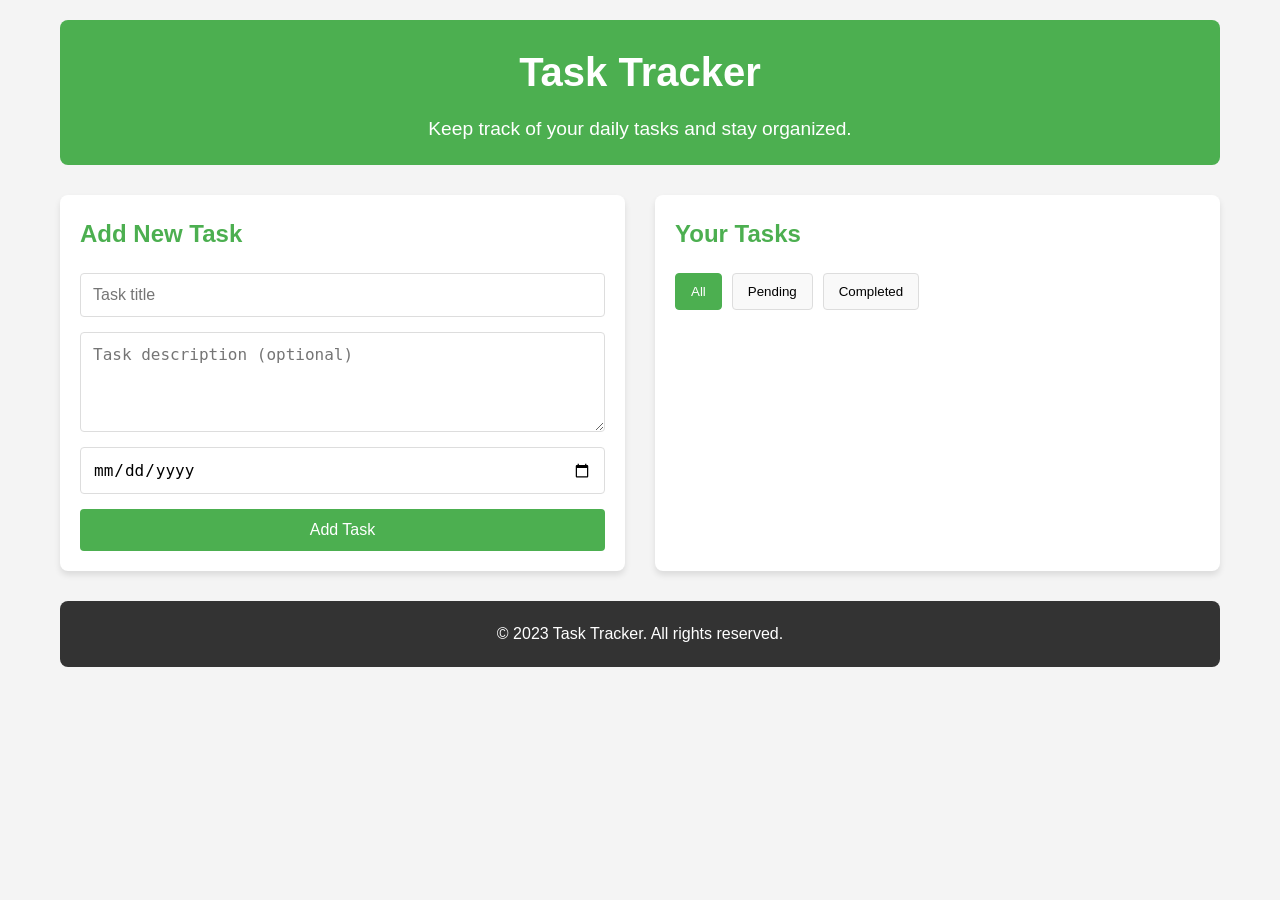
<file: tmp/code_output/multi_file_2032297950712999936/index.html>
<!DOCTYPE html>
<html lang="en">
<head>
    <meta charset="UTF-8">
    <meta name="viewport" content="width=device-width, initial-scale=1.0">
    <title>Task Tracker</title>
    <link rel="stylesheet" href="style.css">
</head>
<body>
    <header>
        <h1>Task Tracker</h1>
        <p>Keep track of your daily tasks and stay organized.</p>
    </header>
    <main>
        <section class="task-input">
            <h2>Add New Task</h2>
            <form id="taskForm">
                <input type="text" id="taskTitle" placeholder="Task title" required>
                <textarea id="taskDescription" placeholder="Task description (optional)"></textarea>
                <input type="date" id="taskDueDate" required>
                <button type="submit">Add Task</button>
            </form>
        </section>
        <section class="task-list">
            <h2>Your Tasks</h2>
            <div class="filter-controls">
                <button class="filter-btn active" data-filter="all">All</button>
                <button class="filter-btn" data-filter="pending">Pending</button>
                <button class="filter-btn" data-filter="completed">Completed</button>
            </div>
            <ul id="taskList">
                <!-- Tasks will be dynamically added here -->
            </ul>
        </section>
    </main>
    <footer>
        <p>&copy; 2023 Task Tracker. All rights reserved.</p>
    </footer>
    <script src="script.js"></script>
</body>
</html>
</file>
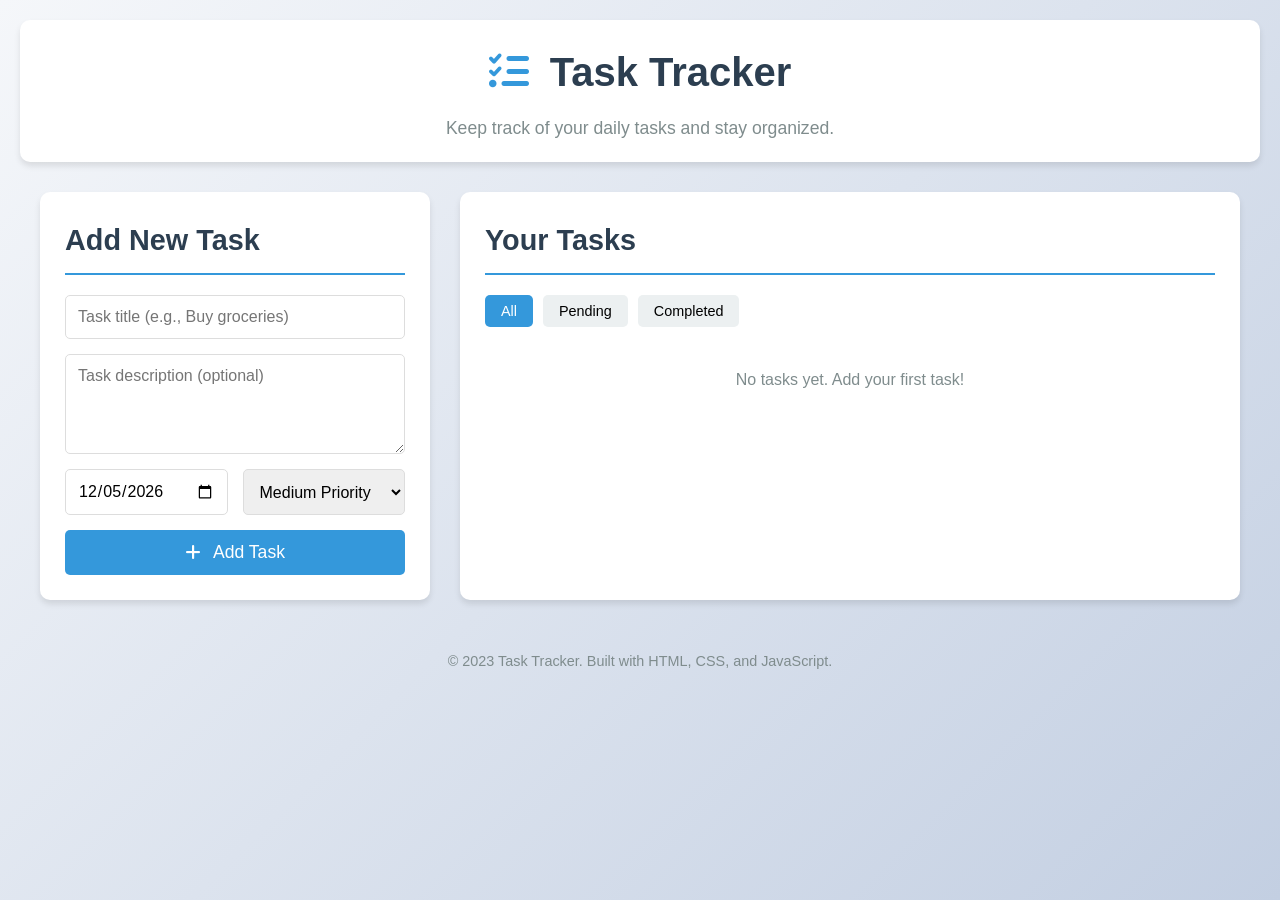
<file: tmp/code_output/multi_file_2032298001577279488/index.html>
<!DOCTYPE html>
<html lang="en">
<head>
    <meta charset="UTF-8">
    <meta name="viewport" content="width=device-width, initial-scale=1.0">
    <title>Task Tracker</title>
    <link rel="stylesheet" href="style.css">
    <link rel="stylesheet" href="https://cdnjs.cloudflare.com/ajax/libs/font-awesome/6.4.0/css/all.min.css">
</head>
<body>
    <header>
        <h1><i class="fas fa-tasks"></i> Task Tracker</h1>
        <p>Keep track of your daily tasks and stay organized.</p>
    </header>
    <main>
        <section class="task-form">
            <h2>Add New Task</h2>
            <form id="taskForm">
                <input type="text" id="taskTitle" placeholder="Task title (e.g., Buy groceries)" required>
                <textarea id="taskDescription" placeholder="Task description (optional)"></textarea>
                <div class="form-row">
                    <input type="date" id="taskDueDate">
                    <select id="taskPriority">
                        <option value="low">Low Priority</option>
                        <option value="medium" selected>Medium Priority</option>
                        <option value="high">High Priority</option>
                    </select>
                </div>
                <button type="submit"><i class="fas fa-plus"></i> Add Task</button>
            </form>
        </section>
        <section class="task-list">
            <h2>Your Tasks</h2>
            <div class="filters">
                <button class="filter-btn active" data-filter="all">All</button>
                <button class="filter-btn" data-filter="pending">Pending</button>
                <button class="filter-btn" data-filter="completed">Completed</button>
            </div>
            <ul id="taskList">
                <!-- Tasks will be dynamically added here -->
            </ul>
        </section>
    </main>
    <footer>
        <p>&copy; 2023 Task Tracker. Built with HTML, CSS, and JavaScript.</p>
    </footer>
    <script src="script.js"></script>
</body>
</html>
</file>
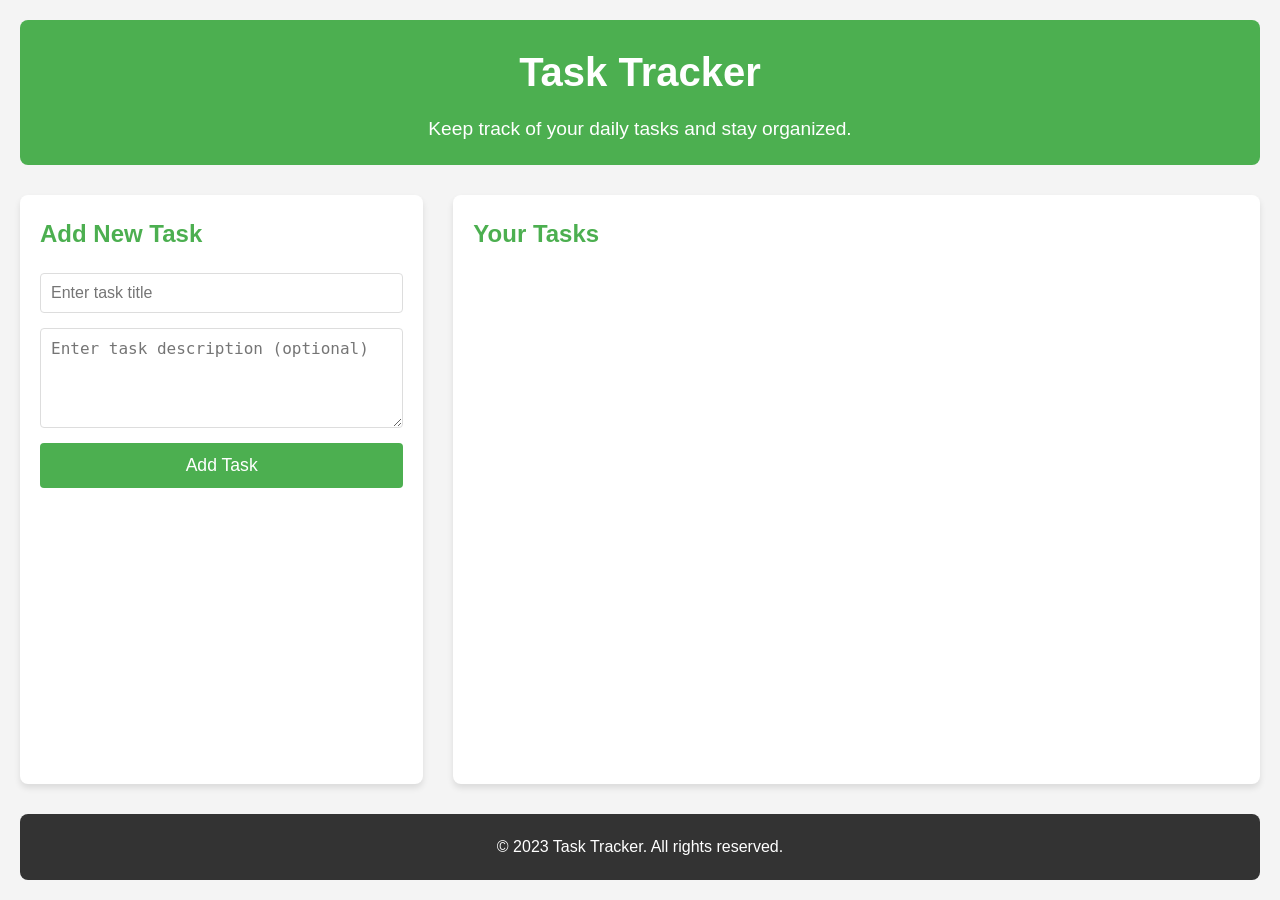
<file: tmp/code_output/multi_file_2032298246134595584/index.html>
<!DOCTYPE html>
<html lang="en">
<head>
    <meta charset="UTF-8">
    <meta name="viewport" content="width=device-width, initial-scale=1.0">
    <title>Task Tracker</title>
    <link rel="stylesheet" href="style.css">
</head>
<body>
    <header>
        <h1>Task Tracker</h1>
        <p>Keep track of your daily tasks and stay organized.</p>
    </header>
    <main>
        <section class="task-input">
            <h2>Add New Task</h2>
            <form id="task-form">
                <input type="text" id="task-title" placeholder="Enter task title" required>
                <textarea id="task-description" placeholder="Enter task description (optional)"></textarea>
                <button type="submit">Add Task</button>
            </form>
        </section>
        <section class="task-list">
            <h2>Your Tasks</h2>
            <div id="tasks-container">
                <!-- Tasks will be dynamically added here -->
            </div>
        </section>
    </main>
    <footer>
        <p>&copy; 2023 Task Tracker. All rights reserved.</p>
    </footer>
    <script src="script.js"></script>
</body>
</html>
</file>
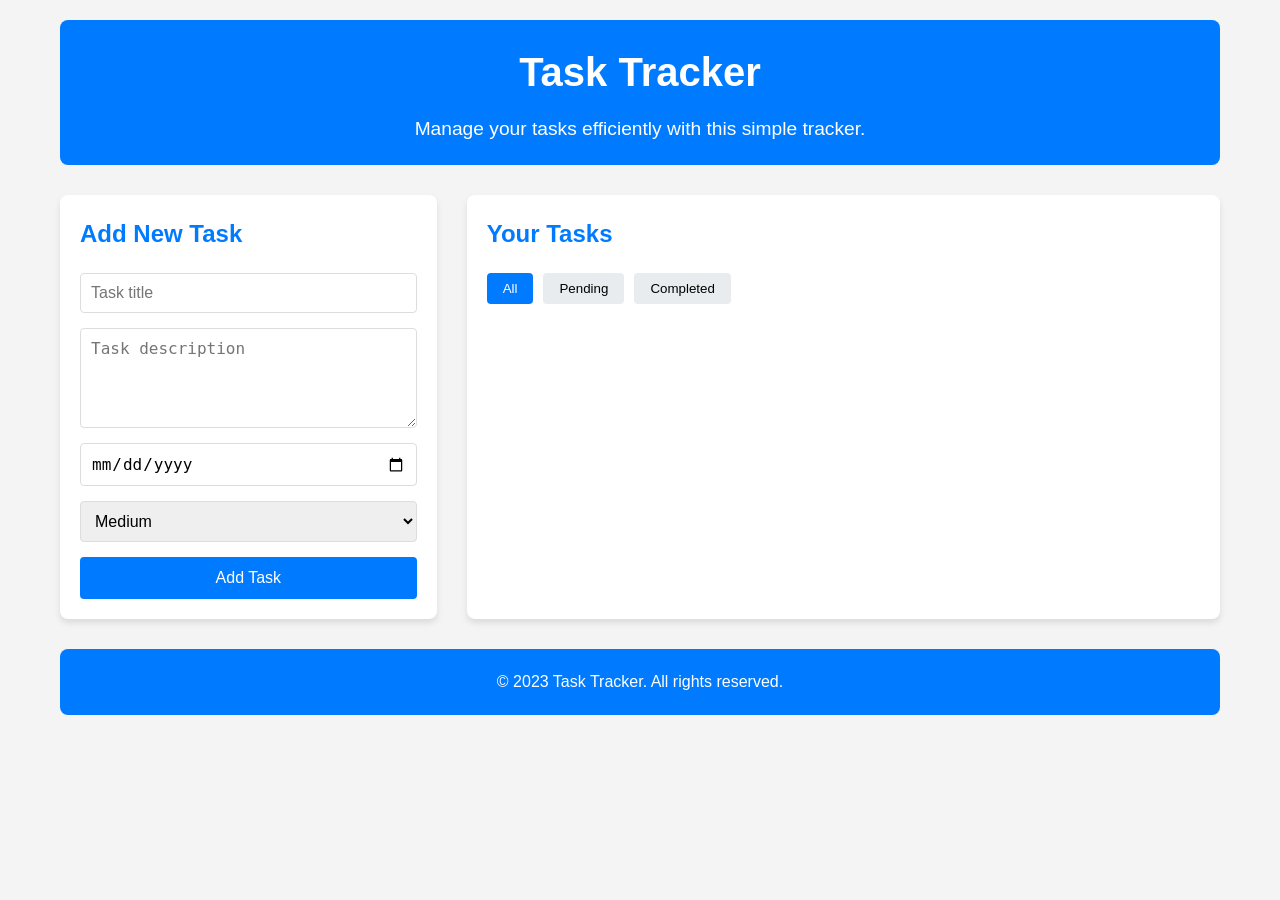
<file: tmp/code_output/multi_file_2032298372819333120/index.html>
<!DOCTYPE html>
<html lang="en">
<head>
    <meta charset="UTF-8">
    <meta name="viewport" content="width=device-width, initial-scale=1.0">
    <title>Task Tracker</title>
    <link rel="stylesheet" href="style.css">
</head>
<body>
    <header>
        <h1>Task Tracker</h1>
        <p>Manage your tasks efficiently with this simple tracker.</p>
    </header>
    <main>
        <section class="task-form">
            <h2>Add New Task</h2>
            <form id="taskForm">
                <input type="text" id="taskTitle" placeholder="Task title" required>
                <textarea id="taskDescription" placeholder="Task description"></textarea>
                <input type="date" id="taskDueDate" required>
                <select id="taskPriority">
                    <option value="low">Low</option>
                    <option value="medium" selected>Medium</option>
                    <option value="high">High</option>
                </select>
                <button type="submit">Add Task</button>
            </form>
        </section>
        <section class="task-list">
            <h2>Your Tasks</h2>
            <div class="filters">
                <button class="filter-btn active" data-filter="all">All</button>
                <button class="filter-btn" data-filter="pending">Pending</button>
                <button class="filter-btn" data-filter="completed">Completed</button>
            </div>
            <ul id="tasksContainer">
                <!-- Tasks will be dynamically inserted here -->
            </ul>
        </section>
    </main>
    <footer>
        <p>&copy; 2023 Task Tracker. All rights reserved.</p>
    </footer>
    <script src="script.js"></script>
</body>
</html>
</file>
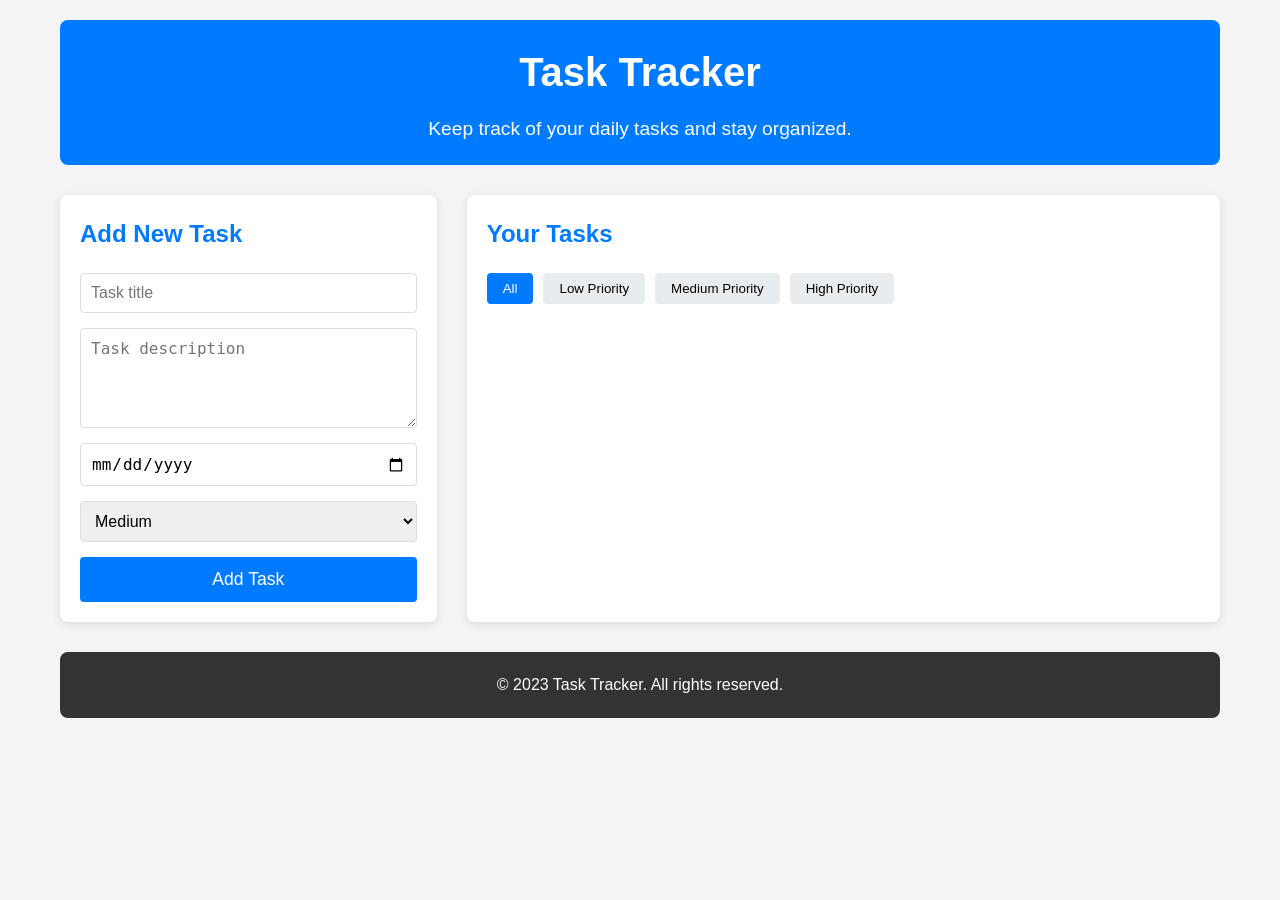
<file: tmp/code_output/multi_file_2032298498619199488/index.html>
<!DOCTYPE html>
<html lang="en">
<head>
    <meta charset="UTF-8">
    <meta name="viewport" content="width=device-width, initial-scale=1.0">
    <title>Task Tracker</title>
    <link rel="stylesheet" href="style.css">
</head>
<body>
    <header>
        <h1>Task Tracker</h1>
        <p>Keep track of your daily tasks and stay organized.</p>
    </header>
    <main>
        <section class="task-form">
            <h2>Add New Task</h2>
            <form id="taskForm">
                <input type="text" id="taskTitle" placeholder="Task title" required>
                <textarea id="taskDescription" placeholder="Task description"></textarea>
                <input type="date" id="taskDueDate" required>
                <select id="taskPriority">
                    <option value="low">Low</option>
                    <option value="medium" selected>Medium</option>
                    <option value="high">High</option>
                </select>
                <button type="submit">Add Task</button>
            </form>
        </section>
        <section class="task-list">
            <h2>Your Tasks</h2>
            <div class="filters">
                <button class="filter-btn active" data-filter="all">All</button>
                <button class="filter-btn" data-filter="low">Low Priority</button>
                <button class="filter-btn" data-filter="medium">Medium Priority</button>
                <button class="filter-btn" data-filter="high">High Priority</button>
            </div>
            <div id="tasksContainer">
                <!-- Tasks will be dynamically added here -->
            </div>
        </section>
    </main>
    <footer>
        <p>&copy; 2023 Task Tracker. All rights reserved.</p>
    </footer>
    <script src="script.js"></script>
</body>
</html>
</file>
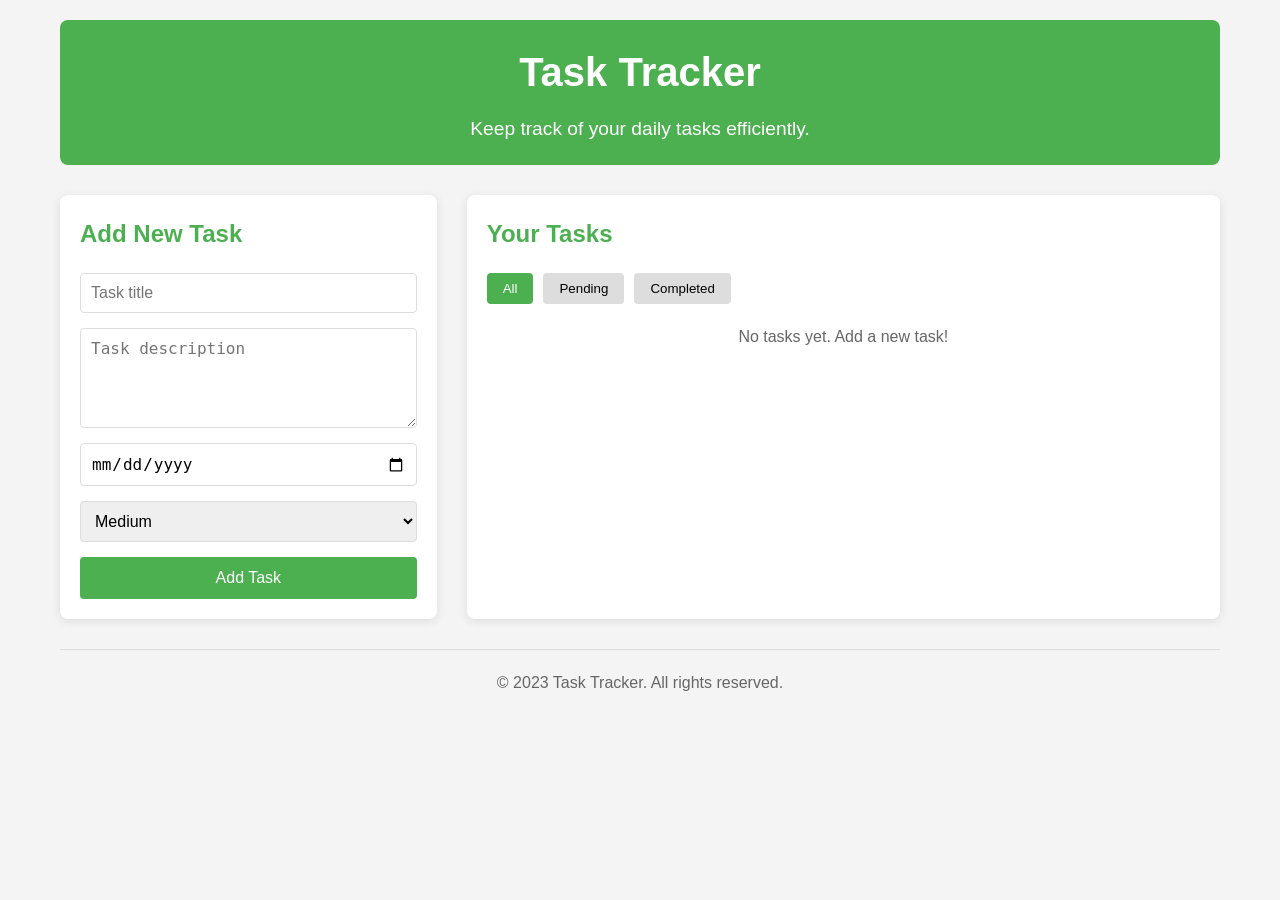
<file: tmp/code_output/multi_file_2032298565941981184/index.html>
<!DOCTYPE html>
<html lang="en">
<head>
    <meta charset="UTF-8">
    <meta name="viewport" content="width=device-width, initial-scale=1.0">
    <title>Task Tracker</title>
    <link rel="stylesheet" href="style.css">
</head>
<body>
    <header>
        <h1>Task Tracker</h1>
        <p>Keep track of your daily tasks efficiently.</p>
    </header>
    <main>
        <section class="task-form">
            <h2>Add New Task</h2>
            <form id="taskForm">
                <input type="text" id="taskTitle" placeholder="Task title" required>
                <textarea id="taskDescription" placeholder="Task description"></textarea>
                <input type="date" id="taskDueDate" required>
                <select id="taskPriority">
                    <option value="low">Low</option>
                    <option value="medium" selected>Medium</option>
                    <option value="high">High</option>
                </select>
                <button type="submit">Add Task</button>
            </form>
        </section>
        <section class="task-list">
            <h2>Your Tasks</h2>
            <div class="filters">
                <button class="filter-btn active" data-filter="all">All</button>
                <button class="filter-btn" data-filter="pending">Pending</button>
                <button class="filter-btn" data-filter="completed">Completed</button>
            </div>
            <div id="tasksContainer">
                <!-- Tasks will be dynamically inserted here -->
            </div>
        </section>
    </main>
    <footer>
        <p>&copy; 2023 Task Tracker. All rights reserved.</p>
    </footer>
    <script src="script.js"></script>
</body>
</html>
</file>
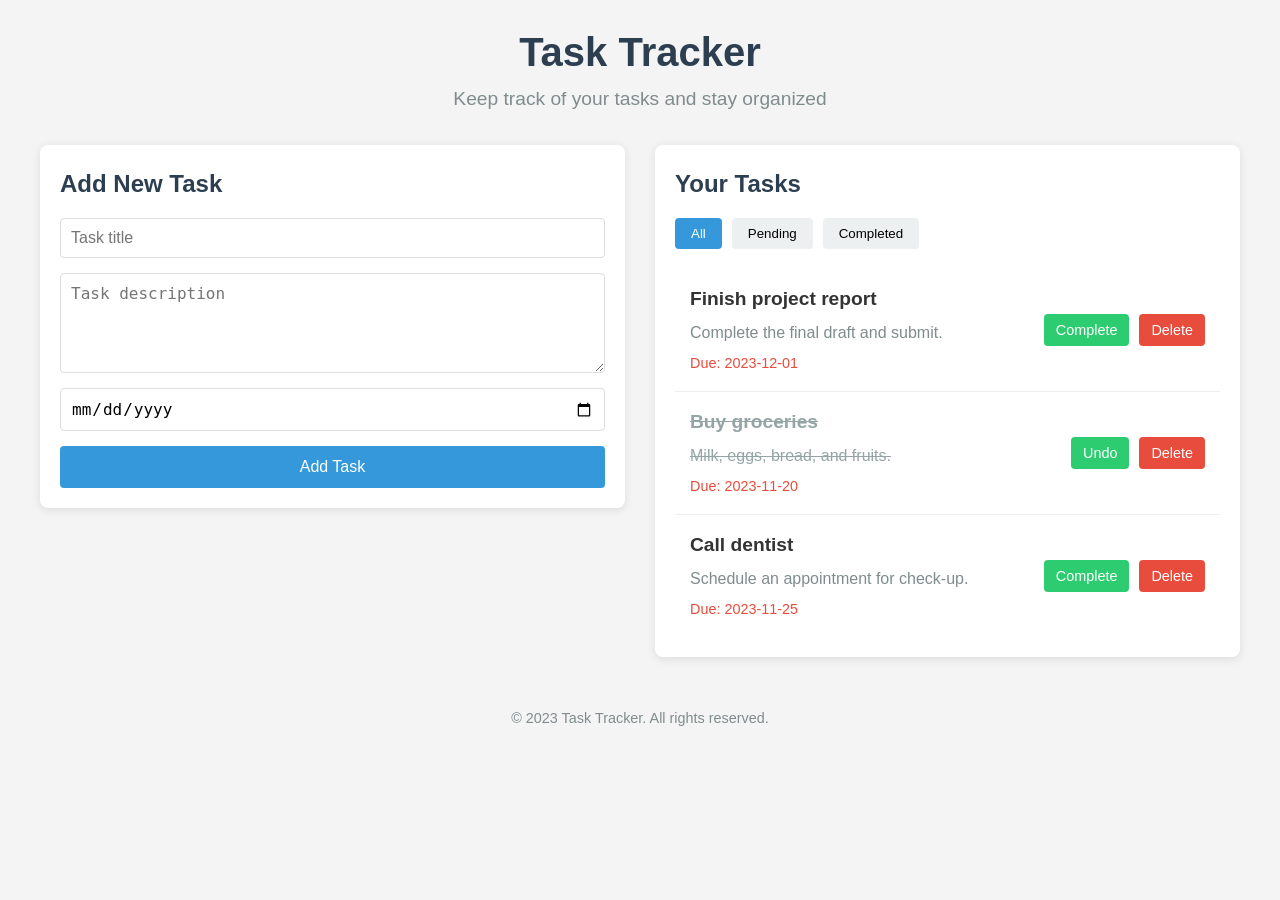
<file: tmp/code_output/multi_file_2032299208060510208/index.html>
<!DOCTYPE html>
<html lang="en">
<head>
    <meta charset="UTF-8">
    <meta name="viewport" content="width=device-width, initial-scale=1.0">
    <title>Task Tracker</title>
    <link rel="stylesheet" href="style.css">
</head>
<body>
    <header>
        <h1>Task Tracker</h1>
        <p>Keep track of your tasks and stay organized</p>
    </header>
    <main>
        <section class="task-form">
            <h2>Add New Task</h2>
            <form id="taskForm">
                <input type="text" id="taskTitle" placeholder="Task title" required>
                <textarea id="taskDescription" placeholder="Task description"></textarea>
                <input type="date" id="taskDueDate">
                <button type="submit">Add Task</button>
            </form>
        </section>
        <section class="task-list">
            <h2>Your Tasks</h2>
            <div class="filter-controls">
                <button class="filter-btn active" data-filter="all">All</button>
                <button class="filter-btn" data-filter="pending">Pending</button>
                <button class="filter-btn" data-filter="completed">Completed</button>
            </div>
            <ul id="taskList">
                <!-- Tasks will be dynamically added here -->
            </ul>
        </section>
    </main>
    <footer>
        <p>&copy; 2023 Task Tracker. All rights reserved.</p>
    </footer>
    <script src="script.js"></script>
</body>
</html>
</file>
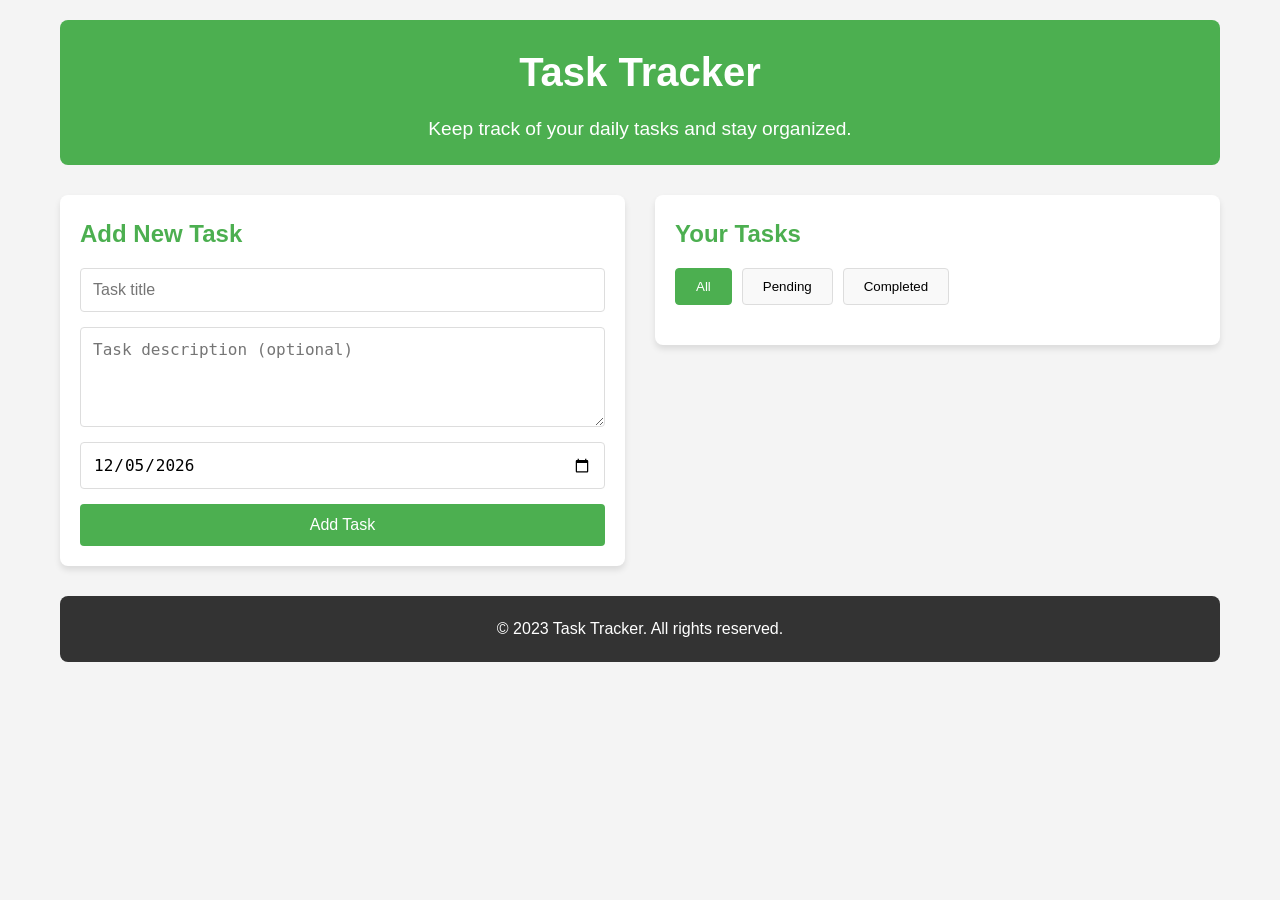
<file: tmp/code_output/multi_file_2032356408535547904/index.html>
<!DOCTYPE html>
<html lang="en">
<head>
    <meta charset="UTF-8">
    <meta name="viewport" content="width=device-width, initial-scale=1.0">
    <title>Task Tracker</title>
    <link rel="stylesheet" href="style.css">
</head>
<body>
    <header>
        <h1>Task Tracker</h1>
        <p>Keep track of your daily tasks and stay organized.</p>
    </header>
    <main>
        <section class="task-input">
            <h2>Add New Task</h2>
            <form id="task-form">
                <input type="text" id="task-title" placeholder="Task title" required>
                <textarea id="task-description" placeholder="Task description (optional)"></textarea>
                <input type="date" id="task-due" required>
                <button type="submit">Add Task</button>
            </form>
        </section>
        <section class="task-list">
            <h2>Your Tasks</h2>
            <div class="filter-controls">
                <button class="filter-btn active" data-filter="all">All</button>
                <button class="filter-btn" data-filter="pending">Pending</button>
                <button class="filter-btn" data-filter="completed">Completed</button>
            </div>
            <ul id="tasks-container">
                <!-- Tasks will be dynamically inserted here -->
            </ul>
        </section>
    </main>
    <footer>
        <p>© 2023 Task Tracker. All rights reserved.</p>
    </footer>
    <script src="script.js"></script>
</body>
</html>
</file>
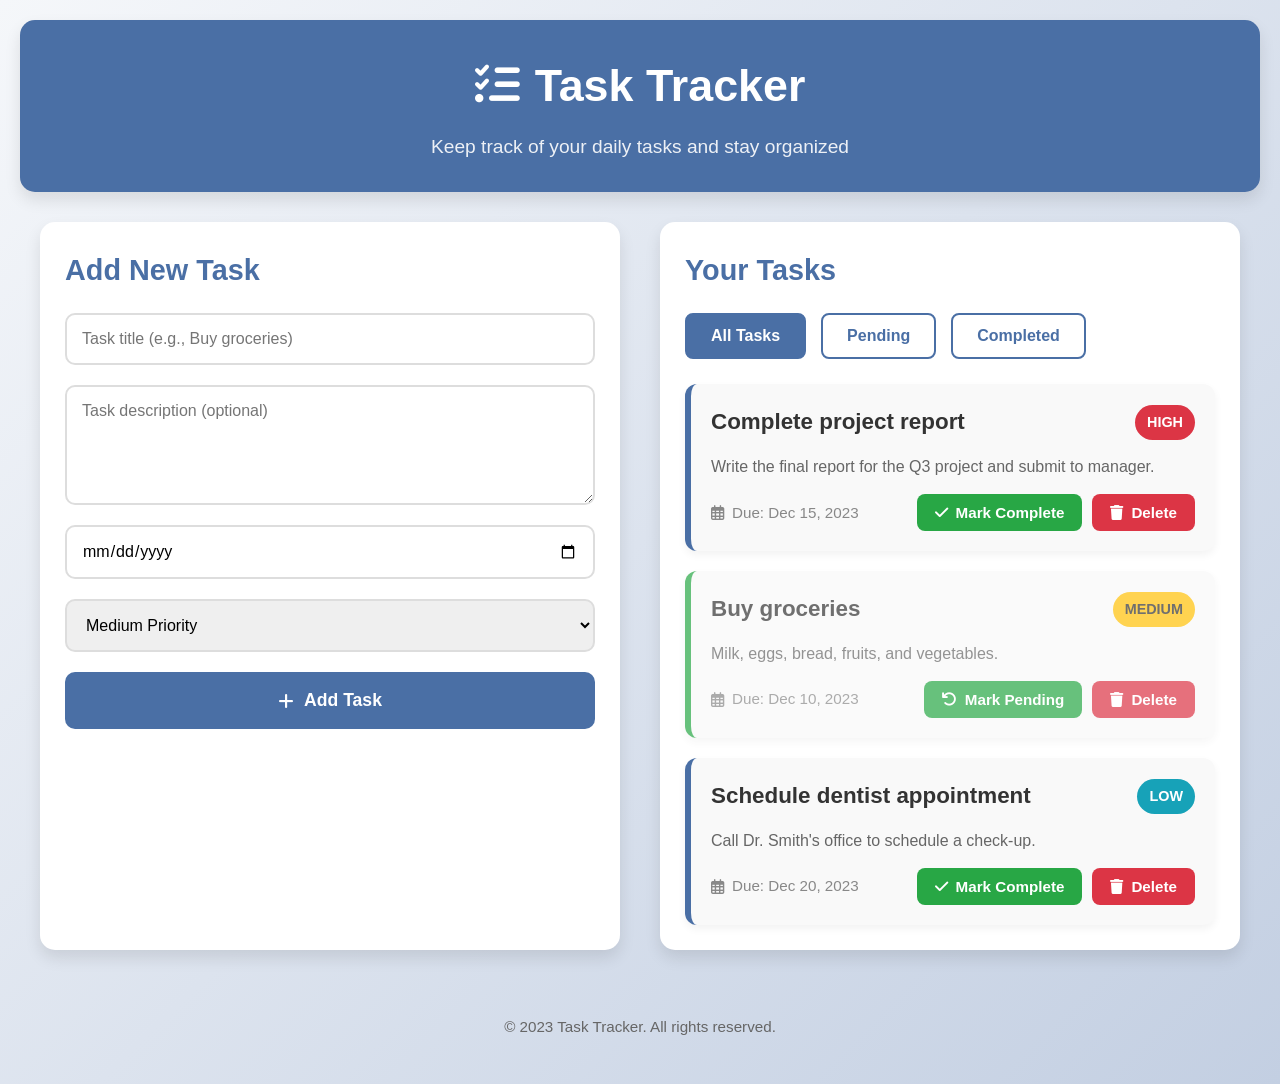
<file: tmp/code_output/multi_file_2032360923628433408/index.html>
<!DOCTYPE html>
<html lang="en">
<head>
    <meta charset="UTF-8">
    <meta name="viewport" content="width=device-width, initial-scale=1.0">
    <title>Task Tracker</title>
    <link rel="stylesheet" href="style.css">
    <link rel="stylesheet" href="https://cdnjs.cloudflare.com/ajax/libs/font-awesome/6.4.0/css/all.min.css">
</head>
<body>
    <header>
        <h1><i class="fas fa-tasks"></i> Task Tracker</h1>
        <p>Keep track of your daily tasks and stay organized</p>
    </header>

    <main>
        <section class="task-input">
            <h2>Add New Task</h2>
            <form id="taskForm">
                <input type="text" id="taskTitle" placeholder="Task title (e.g., Buy groceries)" required>
                <textarea id="taskDescription" placeholder="Task description (optional)"></textarea>
                <input type="date" id="taskDueDate" required>
                <select id="taskPriority">
                    <option value="low">Low Priority</option>
                    <option value="medium" selected>Medium Priority</option>
                    <option value="high">High Priority</option>
                </select>
                <button type="submit"><i class="fas fa-plus"></i> Add Task</button>
            </form>
        </section>

        <section class="task-list">
            <h2>Your Tasks</h2>
            <div class="filters">
                <button class="filter-btn active" data-filter="all">All Tasks</button>
                <button class="filter-btn" data-filter="pending">Pending</button>
                <button class="filter-btn" data-filter="completed">Completed</button>
            </div>
            <div id="tasksContainer">
                <!-- Tasks will be dynamically inserted here -->
            </div>
        </section>
    </main>

    <footer>
        <p>&copy; 2023 Task Tracker. All rights reserved.</p>
    </footer>

    <script src="script.js"></script>
</body>
</html>
</file>
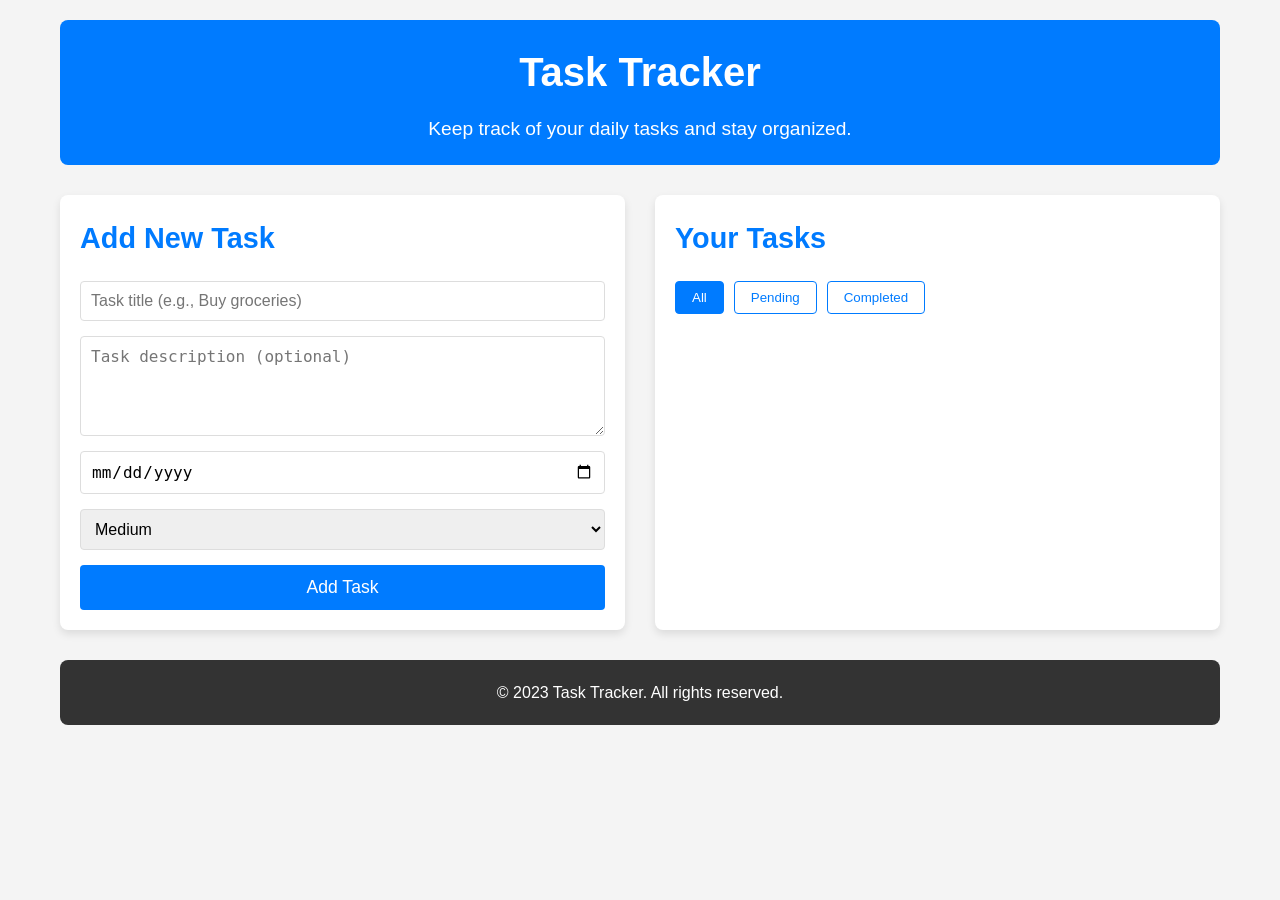
<file: tmp/code_output/multi_file_2032362949703757824/index.html>
<!DOCTYPE html>
<html lang="en">
<head>
    <meta charset="UTF-8">
    <meta name="viewport" content="width=device-width, initial-scale=1.0">
    <title>Task Tracker</title>
    <link rel="stylesheet" href="style.css">
</head>
<body>
    <header>
        <h1>Task Tracker</h1>
        <p>Keep track of your daily tasks and stay organized.</p>
    </header>
    <main>
        <section class="task-form">
            <h2>Add New Task</h2>
            <form id="taskForm">
                <input type="text" id="taskTitle" placeholder="Task title (e.g., Buy groceries)" required>
                <textarea id="taskDescription" placeholder="Task description (optional)"></textarea>
                <input type="date" id="taskDueDate" required>
                <select id="taskPriority">
                    <option value="low">Low</option>
                    <option value="medium" selected>Medium</option>
                    <option value="high">High</option>
                </select>
                <button type="submit">Add Task</button>
            </form>
        </section>
        <section class="task-list">
            <h2>Your Tasks</h2>
            <div class="filters">
                <button class="filter-btn active" data-filter="all">All</button>
                <button class="filter-btn" data-filter="pending">Pending</button>
                <button class="filter-btn" data-filter="completed">Completed</button>
            </div>
            <ul id="taskList">
                <!-- Tasks will be dynamically added here -->
            </ul>
        </section>
    </main>
    <footer>
        <p>&copy; 2023 Task Tracker. All rights reserved.</p>
    </footer>
    <script src="script.js"></script>
</body>
</html>
</file>
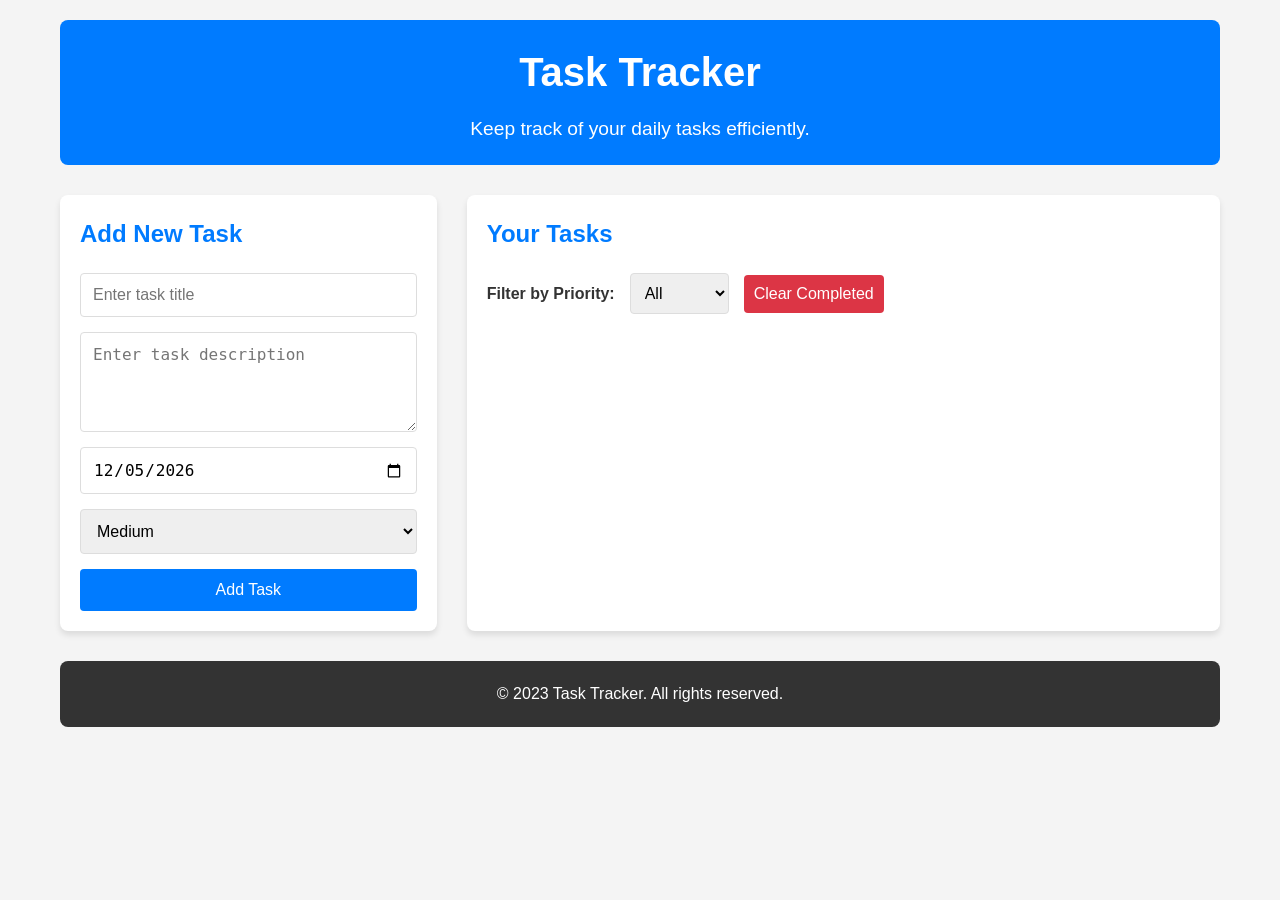
<file: tmp/code_output/multi_file_2032366400391114752/index.html>
<!DOCTYPE html>
<html lang="en">
<head>
    <meta charset="UTF-8">
    <meta name="viewport" content="width=device-width, initial-scale=1.0">
    <title>Task Tracker</title>
    <link rel="stylesheet" href="style.css">
</head>
<body>
    <header>
        <h1>Task Tracker</h1>
        <p>Keep track of your daily tasks efficiently.</p>
    </header>
    <main>
        <section class="task-input">
            <h2>Add New Task</h2>
            <form id="taskForm">
                <input type="text" id="taskTitle" placeholder="Enter task title" required>
                <textarea id="taskDescription" placeholder="Enter task description"></textarea>
                <input type="date" id="taskDueDate" required>
                <select id="taskPriority">
                    <option value="low">Low</option>
                    <option value="medium" selected>Medium</option>
                    <option value="high">High</option>
                </select>
                <button type="submit">Add Task</button>
            </form>
        </section>
        <section class="task-list">
            <h2>Your Tasks</h2>
            <div class="filter-controls">
                <label for="filterPriority">Filter by Priority:</label>
                <select id="filterPriority">
                    <option value="all">All</option>
                    <option value="low">Low</option>
                    <option value="medium">Medium</option>
                    <option value="high">High</option>
                </select>
                <button id="clearCompleted">Clear Completed</button>
            </div>
            <ul id="taskList">
                <!-- Tasks will be dynamically added here -->
            </ul>
        </section>
    </main>
    <footer>
        <p>&copy; 2023 Task Tracker. All rights reserved.</p>
    </footer>
    <script src="script.js"></script>
</body>
</html>
</file>
<file: tmp/code_output/multi_file_2032297950712999936/style.css>
/* Reset and base styles */
* {
    margin: 0;
    padding: 0;
    box-sizing: border-box;
}

body {
    font-family: Arial, sans-serif;
    line-height: 1.6;
    background-color: #f4f4f4;
    color: #333;
    padding: 20px;
    max-width: 1200px;
    margin: 0 auto;
}

/* Header styles */
header {
    text-align: center;
    margin-bottom: 30px;
    padding: 20px;
    background-color: #4CAF50;
    color: white;
    border-radius: 8px;
}

header h1 {
    font-size: 2.5rem;
    margin-bottom: 10px;
}

header p {
    font-size: 1.2rem;
}

/* Main layout using Flexbox for responsiveness */
main {
    display: flex;
    flex-direction: column;
    gap: 30px;
}

@media (min-width: 768px) {
    main {
        flex-direction: row;
    }
    .task-input, .task-list {
        flex: 1;
    }
}

/* Task input section */
.task-input {
    background-color: white;
    padding: 20px;
    border-radius: 8px;
    box-shadow: 0 4px 6px rgba(0, 0, 0, 0.1);
}

.task-input h2 {
    margin-bottom: 20px;
    color: #4CAF50;
}

#taskForm {
    display: flex;
    flex-direction: column;
    gap: 15px;
}

#taskForm input, #taskForm textarea, #taskForm button {
    padding: 12px;
    border: 1px solid #ddd;
    border-radius: 4px;
    font-size: 1rem;
}

#taskForm textarea {
    min-height: 100px;
    resize: vertical;
}

#taskForm button {
    background-color: #4CAF50;
    color: white;
    border: none;
    cursor: pointer;
    transition: background-color 0.3s;
}

#taskForm button:hover {
    background-color: #45a049;
}

/* Task list section */
.task-list {
    background-color: white;
    padding: 20px;
    border-radius: 8px;
    box-shadow: 0 4px 6px rgba(0, 0, 0, 0.1);
}

.task-list h2 {
    margin-bottom: 20px;
    color: #4CAF50;
}

.filter-controls {
    display: flex;
    gap: 10px;
    margin-bottom: 20px;
}

.filter-btn {
    padding: 10px 15px;
    border: 1px solid #ddd;
    background-color: #f9f9f9;
    border-radius: 4px;
    cursor: pointer;
    transition: background-color 0.3s;
}

.filter-btn.active {
    background-color: #4CAF50;
    color: white;
    border-color: #4CAF50;
}

.filter-btn:hover {
    background-color: #e9e9e9;
}

.filter-btn.active:hover {
    background-color: #45a049;
}

#taskList {
    list-style-type: none;
}

.task-item {
    padding: 15px;
    border: 1px solid #ddd;
    border-radius: 4px;
    margin-bottom: 10px;
    display: flex;
    justify-content: space-between;
    align-items: center;
    background-color: #f9f9f9;
}

.task-item.completed {
    background-color: #e8f5e9;
    text-decoration: line-through;
    color: #666;
}

.task-info h3 {
    margin-bottom: 5px;
    font-size: 1.2rem;
}

.task-info p {
    margin-bottom: 5px;
    color: #555;
}

.task-info .due-date {
    font-size: 0.9rem;
    color: #888;
}

.task-actions {
    display: flex;
    gap: 10px;
}

.task-actions button {
    padding: 8px 12px;
    border: none;
    border-radius: 4px;
    cursor: pointer;
    font-size: 0.9rem;
}

.complete-btn {
    background-color: #4CAF50;
    color: white;
}

.delete-btn {
    background-color: #f44336;
    color: white;
}

/* Footer styles */
footer {
    text-align: center;
    margin-top: 30px;
    padding: 20px;
    background-color: #333;
    color: white;
    border-radius: 8px;
}

footer p {
    font-size: 1rem;
}
</file>
<file: tmp/code_output/multi_file_2032298001577279488/style.css>
/* Reset and base styles */
* {
    margin: 0;
    padding: 0;
    box-sizing: border-box;
    font-family: 'Segoe UI', Tahoma, Geneva, Verdana, sans-serif;
}

body {
    background: linear-gradient(135deg, #f5f7fa 0%, #c3cfe2 100%);
    color: #333;
    line-height: 1.6;
    min-height: 100vh;
    padding: 20px;
}

/* Header styles */
header {
    text-align: center;
    margin-bottom: 30px;
    padding: 20px;
    background: white;
    border-radius: 10px;
    box-shadow: 0 4px 6px rgba(0, 0, 0, 0.1);
}

header h1 {
    font-size: 2.5rem;
    color: #2c3e50;
    margin-bottom: 10px;
}

header h1 i {
    margin-right: 10px;
    color: #3498db;
}

header p {
    font-size: 1.1rem;
    color: #7f8c8d;
}

/* Main layout */
main {
    display: grid;
    grid-template-columns: 1fr;
    gap: 30px;
    max-width: 1200px;
    margin: 0 auto;
}

@media (min-width: 768px) {
    main {
        grid-template-columns: 1fr 2fr;
    }
}

/* Task form styles */
.task-form {
    background: white;
    padding: 25px;
    border-radius: 10px;
    box-shadow: 0 4px 6px rgba(0, 0, 0, 0.1);
}

.task-form h2 {
    font-size: 1.8rem;
    color: #2c3e50;
    margin-bottom: 20px;
    border-bottom: 2px solid #3498db;
    padding-bottom: 10px;
}

#taskForm {
    display: flex;
    flex-direction: column;
    gap: 15px;
}

#taskForm input,
#taskForm textarea,
#taskForm select {
    padding: 12px;
    border: 1px solid #ddd;
    border-radius: 5px;
    font-size: 1rem;
    transition: border-color 0.3s;
}

#taskForm input:focus,
#taskForm textarea:focus,
#taskForm select:focus {
    border-color: #3498db;
    outline: none;
}

#taskForm textarea {
    min-height: 100px;
    resize: vertical;
}

.form-row {
    display: flex;
    gap: 15px;
    flex-wrap: wrap;
}

.form-row input,
.form-row select {
    flex: 1;
    min-width: 150px;
}

#taskForm button {
    padding: 12px;
    background: #3498db;
    color: white;
    border: none;
    border-radius: 5px;
    font-size: 1.1rem;
    cursor: pointer;
    transition: background 0.3s;
}

#taskForm button:hover {
    background: #2980b9;
}

#taskForm button i {
    margin-right: 8px;
}

/* Task list styles */
.task-list {
    background: white;
    padding: 25px;
    border-radius: 10px;
    box-shadow: 0 4px 6px rgba(0, 0, 0, 0.1);
}

.task-list h2 {
    font-size: 1.8rem;
    color: #2c3e50;
    margin-bottom: 20px;
    border-bottom: 2px solid #3498db;
    padding-bottom: 10px;
}

.filters {
    display: flex;
    gap: 10px;
    margin-bottom: 20px;
    flex-wrap: wrap;
}

.filter-btn {
    padding: 8px 16px;
    background: #ecf0f1;
    border: none;
    border-radius: 5px;
    cursor: pointer;
    font-size: 0.9rem;
    transition: all 0.3s;
}

.filter-btn.active {
    background: #3498db;
    color: white;
}

.filter-btn:hover {
    background: #bdc3c7;
}

#taskList {
    list-style: none;
}

.task-item {
    background: #f8f9fa;
    padding: 15px;
    margin-bottom: 15px;
    border-radius: 8px;
    border-left: 5px solid #3498db;
    display: flex;
    justify-content: space-between;
    align-items: center;
    flex-wrap: wrap;
    gap: 10px;
}

.task-item.completed {
    opacity: 0.7;
    border-left-color: #2ecc71;
}

.task-item.high-priority {
    border-left-color: #e74c3c;
}

.task-item.medium-priority {
    border-left-color: #f39c12;
}

.task-item.low-priority {
    border-left-color: #27ae60;
}

.task-content {
    flex: 1;
    min-width: 200px;
}

.task-title {
    font-size: 1.2rem;
    font-weight: bold;
    color: #2c3e50;
    margin-bottom: 5px;
}

.task-description {
    color: #7f8c8d;
    font-size: 0.95rem;
    margin-bottom: 5px;
}

.task-meta {
    display: flex;
    gap: 15px;
    font-size: 0.85rem;
    color: #95a5a6;
}

.task-actions {
    display: flex;
    gap: 10px;
}

.task-actions button {
    padding: 8px 12px;
    border: none;
    border-radius: 5px;
    cursor: pointer;
    font-size: 0.9rem;
    transition: background 0.3s;
}

.complete-btn {
    background: #2ecc71;
    color: white;
}

.complete-btn:hover {
    background: #27ae60;
}

.delete-btn {
    background: #e74c3c;
    color: white;
}

.delete-btn:hover {
    background: #c0392b;
}

/* Footer styles */
footer {
    text-align: center;
    margin-top: 30px;
    padding: 20px;
    color: #7f8c8d;
    font-size: 0.9rem;
}

/* Responsive adjustments */
@media (max-width: 767px) {
    header h1 {
        font-size: 2rem;
    }
    .task-item {
        flex-direction: column;
        align-items: flex-start;
    }
    .task-actions {
        align-self: flex-end;
    }
}
</file>
<file: tmp/code_output/multi_file_2032298246134595584/style.css>
/* Reset and base styles */
* {
    margin: 0;
    padding: 0;
    box-sizing: border-box;
}

body {
    font-family: Arial, sans-serif;
    line-height: 1.6;
    color: #333;
    background-color: #f4f4f4;
    padding: 20px;
    min-height: 100vh;
    display: flex;
    flex-direction: column;
}

/* Header styles */
header {
    text-align: center;
    margin-bottom: 30px;
    padding: 20px;
    background-color: #4CAF50;
    color: white;
    border-radius: 8px;
}

header h1 {
    font-size: 2.5rem;
    margin-bottom: 10px;
}

header p {
    font-size: 1.2rem;
}

/* Main content layout */
main {
    display: grid;
    grid-template-columns: 1fr 2fr;
    gap: 30px;
    flex: 1;
}

@media (max-width: 768px) {
    main {
        grid-template-columns: 1fr;
    }
}

/* Task input section */
.task-input {
    background-color: white;
    padding: 20px;
    border-radius: 8px;
    box-shadow: 0 4px 6px rgba(0, 0, 0, 0.1);
}

.task-input h2 {
    margin-bottom: 20px;
    color: #4CAF50;
}

#task-form {
    display: flex;
    flex-direction: column;
    gap: 15px;
}

#task-form input,
#task-form textarea {
    padding: 10px;
    border: 1px solid #ddd;
    border-radius: 4px;
    font-size: 1rem;
}

#task-form textarea {
    resize: vertical;
    min-height: 100px;
}

#task-form button {
    padding: 12px;
    background-color: #4CAF50;
    color: white;
    border: none;
    border-radius: 4px;
    font-size: 1.1rem;
    cursor: pointer;
    transition: background-color 0.3s;
}

#task-form button:hover {
    background-color: #45a049;
}

/* Task list section */
.task-list {
    background-color: white;
    padding: 20px;
    border-radius: 8px;
    box-shadow: 0 4px 6px rgba(0, 0, 0, 0.1);
}

.task-list h2 {
    margin-bottom: 20px;
    color: #4CAF50;
}

#tasks-container {
    display: flex;
    flex-direction: column;
    gap: 15px;
}

.task-item {
    padding: 15px;
    border: 1px solid #ddd;
    border-radius: 4px;
    background-color: #f9f9f9;
    display: flex;
    justify-content: space-between;
    align-items: center;
}

.task-content h3 {
    margin-bottom: 5px;
    color: #333;
}

.task-content p {
    color: #666;
}

.task-actions button {
    padding: 8px 12px;
    margin-left: 10px;
    border: none;
    border-radius: 4px;
    cursor: pointer;
    font-size: 0.9rem;
}

.task-actions .complete-btn {
    background-color: #4CAF50;
    color: white;
}

.task-actions .delete-btn {
    background-color: #f44336;
    color: white;
}

.task-actions button:hover {
    opacity: 0.9;
}

.completed {
    text-decoration: line-through;
    color: #888;
    background-color: #e8f5e9;
}

/* Footer styles */
footer {
    text-align: center;
    margin-top: 30px;
    padding: 20px;
    background-color: #333;
    color: white;
    border-radius: 8px;
}

footer p {
    font-size: 1rem;
}
</file>
<file: tmp/code_output/multi_file_2032298372819333120/style.css>
/* Reset and base styles */
* {
    margin: 0;
    padding: 0;
    box-sizing: border-box;
}

body {
    font-family: Arial, sans-serif;
    line-height: 1.6;
    background-color: #f4f4f4;
    color: #333;
    padding: 20px;
    max-width: 1200px;
    margin: 0 auto;
}

/* Header styles */
header {
    text-align: center;
    margin-bottom: 30px;
    padding: 20px;
    background-color: #007bff;
    color: white;
    border-radius: 8px;
}

header h1 {
    font-size: 2.5rem;
    margin-bottom: 10px;
}

header p {
    font-size: 1.2rem;
}

/* Main content layout */
main {
    display: grid;
    grid-template-columns: 1fr;
    gap: 30px;
}

@media (min-width: 768px) {
    main {
        grid-template-columns: 1fr 2fr;
    }
}

/* Task form styles */
.task-form {
    background-color: white;
    padding: 20px;
    border-radius: 8px;
    box-shadow: 0 4px 6px rgba(0, 0, 0, 0.1);
}

.task-form h2 {
    margin-bottom: 20px;
    color: #007bff;
}

#taskForm {
    display: flex;
    flex-direction: column;
    gap: 15px;
}

#taskForm input,
#taskForm textarea,
#taskForm select {
    padding: 10px;
    border: 1px solid #ddd;
    border-radius: 4px;
    font-size: 1rem;
}

#taskForm textarea {
    resize: vertical;
    min-height: 100px;
}

#taskForm button {
    padding: 12px;
    background-color: #007bff;
    color: white;
    border: none;
    border-radius: 4px;
    font-size: 1rem;
    cursor: pointer;
    transition: background-color 0.3s;
}

#taskForm button:hover {
    background-color: #0056b3;
}

/* Task list styles */
.task-list {
    background-color: white;
    padding: 20px;
    border-radius: 8px;
    box-shadow: 0 4px 6px rgba(0, 0, 0, 0.1);
}

.task-list h2 {
    margin-bottom: 20px;
    color: #007bff;
}

.filters {
    display: flex;
    gap: 10px;
    margin-bottom: 20px;
}

.filter-btn {
    padding: 8px 16px;
    background-color: #e9ecef;
    border: none;
    border-radius: 4px;
    cursor: pointer;
    transition: background-color 0.3s;
}

.filter-btn.active {
    background-color: #007bff;
    color: white;
}

.filter-btn:hover {
    background-color: #ddd;
}

#tasksContainer {
    list-style-type: none;
}

.task-item {
    padding: 15px;
    margin-bottom: 15px;
    border: 1px solid #ddd;
    border-radius: 8px;
    background-color: #f9f9f9;
    display: flex;
    flex-direction: column;
    gap: 10px;
}

.task-item.completed {
    background-color: #d4edda;
    border-color: #c3e6cb;
}

.task-header {
    display: flex;
    justify-content: space-between;
    align-items: center;
}

.task-title {
    font-size: 1.2rem;
    font-weight: bold;
}

.task-priority {
    padding: 4px 8px;
    border-radius: 4px;
    font-size: 0.9rem;
    color: white;
}

.task-priority.low {
    background-color: #28a745;
}

.task-priority.medium {
    background-color: #ffc107;
}

.task-priority.high {
    background-color: #dc3545;
}

.task-description {
    color: #666;
}

.task-due-date {
    font-size: 0.9rem;
    color: #888;
}

.task-actions {
    display: flex;
    gap: 10px;
}

.task-actions button {
    padding: 6px 12px;
    border: none;
    border-radius: 4px;
    cursor: pointer;
    font-size: 0.9rem;
}

.complete-btn {
    background-color: #28a745;
    color: white;
}

.delete-btn {
    background-color: #dc3545;
    color: white;
}

/* Footer styles */
footer {
    text-align: center;
    margin-top: 30px;
    padding: 20px;
    background-color: #007bff;
    color: white;
    border-radius: 8px;
}

footer p {
    font-size: 1rem;
}
</file>
<file: tmp/code_output/multi_file_2032298498619199488/style.css>
/* Reset and base styles */
* {
    margin: 0;
    padding: 0;
    box-sizing: border-box;
}

body {
    font-family: Arial, sans-serif;
    line-height: 1.6;
    color: #333;
    background-color: #f4f4f4;
    padding: 20px;
    max-width: 1200px;
    margin: 0 auto;
}

/* Header styles */
header {
    text-align: center;
    margin-bottom: 30px;
    padding: 20px;
    background-color: #007bff;
    color: white;
    border-radius: 8px;
}

header h1 {
    font-size: 2.5rem;
    margin-bottom: 10px;
}

header p {
    font-size: 1.2rem;
}

/* Main layout */
main {
    display: grid;
    grid-template-columns: 1fr;
    gap: 30px;
}

@media (min-width: 768px) {
    main {
        grid-template-columns: 1fr 2fr;
    }
}

/* Task form styles */
.task-form {
    background-color: white;
    padding: 20px;
    border-radius: 8px;
    box-shadow: 0 2px 10px rgba(0, 0, 0, 0.1);
}

.task-form h2 {
    margin-bottom: 20px;
    color: #007bff;
}

#taskForm {
    display: flex;
    flex-direction: column;
    gap: 15px;
}

#taskForm input,
#taskForm textarea,
#taskForm select {
    padding: 10px;
    border: 1px solid #ddd;
    border-radius: 4px;
    font-size: 1rem;
}

#taskForm textarea {
    min-height: 100px;
    resize: vertical;
}

#taskForm button {
    padding: 12px;
    background-color: #007bff;
    color: white;
    border: none;
    border-radius: 4px;
    font-size: 1.1rem;
    cursor: pointer;
    transition: background-color 0.3s;
}

#taskForm button:hover {
    background-color: #0056b3;
}

/* Task list styles */
.task-list {
    background-color: white;
    padding: 20px;
    border-radius: 8px;
    box-shadow: 0 2px 10px rgba(0, 0, 0, 0.1);
}

.task-list h2 {
    margin-bottom: 20px;
    color: #007bff;
}

.filters {
    display: flex;
    flex-wrap: wrap;
    gap: 10px;
    margin-bottom: 20px;
}

.filter-btn {
    padding: 8px 16px;
    background-color: #e9ecef;
    border: none;
    border-radius: 4px;
    cursor: pointer;
    transition: background-color 0.3s;
}

.filter-btn.active {
    background-color: #007bff;
    color: white;
}

.filter-btn:hover {
    background-color: #ddd;
}

/* Task item styles */
.task-item {
    background-color: #f8f9fa;
    padding: 15px;
    margin-bottom: 15px;
    border-radius: 8px;
    border-left: 5px solid #007bff;
}

.task-item.low {
    border-left-color: #28a745;
}

.task-item.medium {
    border-left-color: #ffc107;
}

.task-item.high {
    border-left-color: #dc3545;
}

.task-item h3 {
    margin-bottom: 10px;
    color: #333;
}

.task-item p {
    margin-bottom: 10px;
    color: #666;
}

.task-item .due-date {
    font-style: italic;
    color: #888;
}

.task-item .actions {
    display: flex;
    gap: 10px;
    margin-top: 10px;
}

.task-item .actions button {
    padding: 5px 10px;
    border: none;
    border-radius: 4px;
    cursor: pointer;
    font-size: 0.9rem;
}

.task-item .actions .complete-btn {
    background-color: #28a745;
    color: white;
}

.task-item .actions .delete-btn {
    background-color: #dc3545;
    color: white;
}

/* Footer styles */
footer {
    text-align: center;
    margin-top: 30px;
    padding: 20px;
    background-color: #333;
    color: white;
    border-radius: 8px;
}

footer p {
    font-size: 1rem;
}
</file>
<file: tmp/code_output/multi_file_2032298565941981184/style.css>
/* Reset and base styles */
* {
    margin: 0;
    padding: 0;
    box-sizing: border-box;
}

body {
    font-family: Arial, sans-serif;
    line-height: 1.6;
    background-color: #f4f4f4;
    color: #333;
    padding: 20px;
    max-width: 1200px;
    margin: 0 auto;
}

/* Header styles */
header {
    text-align: center;
    margin-bottom: 30px;
    padding: 20px;
    background-color: #4CAF50;
    color: white;
    border-radius: 8px;
}

header h1 {
    font-size: 2.5rem;
    margin-bottom: 10px;
}

header p {
    font-size: 1.2rem;
}

/* Main content layout */
main {
    display: grid;
    grid-template-columns: 1fr;
    gap: 30px;
}

@media (min-width: 768px) {
    main {
        grid-template-columns: 1fr 2fr;
    }
}

/* Task form styles */
.task-form {
    background-color: white;
    padding: 20px;
    border-radius: 8px;
    box-shadow: 0 2px 10px rgba(0, 0, 0, 0.1);
}

.task-form h2 {
    margin-bottom: 20px;
    color: #4CAF50;
}

#taskForm {
    display: flex;
    flex-direction: column;
    gap: 15px;
}

#taskForm input,
#taskForm textarea,
#taskForm select {
    padding: 10px;
    border: 1px solid #ddd;
    border-radius: 4px;
    font-size: 1rem;
}

#taskForm textarea {
    min-height: 100px;
    resize: vertical;
}

#taskForm button {
    padding: 12px;
    background-color: #4CAF50;
    color: white;
    border: none;
    border-radius: 4px;
    font-size: 1rem;
    cursor: pointer;
    transition: background-color 0.3s;
}

#taskForm button:hover {
    background-color: #45a049;
}

/* Task list styles */
.task-list {
    background-color: white;
    padding: 20px;
    border-radius: 8px;
    box-shadow: 0 2px 10px rgba(0, 0, 0, 0.1);
}

.task-list h2 {
    margin-bottom: 20px;
    color: #4CAF50;
}

.filters {
    display: flex;
    gap: 10px;
    margin-bottom: 20px;
}

.filter-btn {
    padding: 8px 16px;
    background-color: #ddd;
    border: none;
    border-radius: 4px;
    cursor: pointer;
    transition: background-color 0.3s;
}

.filter-btn.active {
    background-color: #4CAF50;
    color: white;
}

.filter-btn:hover {
    background-color: #ccc;
}

/* Task item styles */
.task-item {
    padding: 15px;
    border: 1px solid #ddd;
    border-radius: 8px;
    margin-bottom: 15px;
    background-color: #f9f9f9;
    display: flex;
    flex-direction: column;
    gap: 10px;
}

.task-item.completed {
    opacity: 0.7;
    text-decoration: line-through;
}

.task-header {
    display: flex;
    justify-content: space-between;
    align-items: center;
}

.task-title {
    font-size: 1.2rem;
    font-weight: bold;
}

.task-priority {
    padding: 4px 8px;
    border-radius: 4px;
    font-size: 0.9rem;
    color: white;
}

.task-priority.low {
    background-color: #2196F3;
}

.task-priority.medium {
    background-color: #FF9800;
}

.task-priority.high {
    background-color: #F44336;
}

.task-description {
    color: #666;
}

.task-due-date {
    font-size: 0.9rem;
    color: #888;
}

.task-actions {
    display: flex;
    gap: 10px;
}

.task-actions button {
    padding: 6px 12px;
    border: none;
    border-radius: 4px;
    cursor: pointer;
    font-size: 0.9rem;
    transition: background-color 0.3s;
}

.task-actions .complete-btn {
    background-color: #4CAF50;
    color: white;
}

.task-actions .complete-btn:hover {
    background-color: #45a049;
}

.task-actions .delete-btn {
    background-color: #F44336;
    color: white;
}

.task-actions .delete-btn:hover {
    background-color: #d32f2f;
}

/* Footer styles */
footer {
    text-align: center;
    margin-top: 30px;
    padding: 20px;
    color: #666;
    border-top: 1px solid #ddd;
}

/* Responsive adjustments */
@media (max-width: 767px) {
    header h1 {
        font-size: 2rem;
    }

    header p {
        font-size: 1rem;
    }

    .filters {
        flex-wrap: wrap;
    }

    .task-header {
        flex-direction: column;
        align-items: flex-start;
        gap: 10px;
    }
}
</file>
<file: tmp/code_output/multi_file_2032299208060510208/style.css>
/* Reset and base styles */
* {
    margin: 0;
    padding: 0;
    box-sizing: border-box;
}

body {
    font-family: Arial, sans-serif;
    line-height: 1.6;
    background-color: #f4f4f4;
    color: #333;
    padding: 20px;
}

/* Header styles */
header {
    text-align: center;
    margin-bottom: 30px;
}

header h1 {
    font-size: 2.5rem;
    color: #2c3e50;
}

header p {
    font-size: 1.2rem;
    color: #7f8c8d;
}

/* Main layout using Flexbox for responsiveness */
main {
    display: flex;
    flex-direction: column;
    gap: 30px;
    max-width: 1200px;
    margin: 0 auto;
}

@media (min-width: 768px) {
    main {
        flex-direction: row;
        align-items: flex-start;
    }
    .task-form, .task-list {
        flex: 1;
    }
}

/* Task form styles */
.task-form {
    background-color: white;
    padding: 20px;
    border-radius: 8px;
    box-shadow: 0 2px 10px rgba(0, 0, 0, 0.1);
}

.task-form h2 {
    margin-bottom: 15px;
    color: #2c3e50;
}

#taskForm {
    display: flex;
    flex-direction: column;
    gap: 15px;
}

#taskForm input, #taskForm textarea {
    padding: 10px;
    border: 1px solid #ddd;
    border-radius: 4px;
    font-size: 1rem;
}

#taskForm textarea {
    min-height: 100px;
    resize: vertical;
}

#taskForm button {
    padding: 12px;
    background-color: #3498db;
    color: white;
    border: none;
    border-radius: 4px;
    font-size: 1rem;
    cursor: pointer;
    transition: background-color 0.3s;
}

#taskForm button:hover {
    background-color: #2980b9;
}

/* Task list styles */
.task-list {
    background-color: white;
    padding: 20px;
    border-radius: 8px;
    box-shadow: 0 2px 10px rgba(0, 0, 0, 0.1);
}

.task-list h2 {
    margin-bottom: 15px;
    color: #2c3e50;
}

.filter-controls {
    display: flex;
    gap: 10px;
    margin-bottom: 20px;
}

.filter-btn {
    padding: 8px 16px;
    background-color: #ecf0f1;
    border: none;
    border-radius: 4px;
    cursor: pointer;
    transition: background-color 0.3s;
}

.filter-btn.active {
    background-color: #3498db;
    color: white;
}

.filter-btn:hover {
    background-color: #bdc3c7;
}

#taskList {
    list-style-type: none;
}

.task-item {
    display: flex;
    justify-content: space-between;
    align-items: center;
    padding: 15px;
    border-bottom: 1px solid #eee;
}

.task-item:last-child {
    border-bottom: none;
}

.task-info h3 {
    font-size: 1.2rem;
    margin-bottom: 5px;
}

.task-info p {
    color: #7f8c8d;
    margin-bottom: 5px;
}

.task-info .due-date {
    font-size: 0.9rem;
    color: #e74c3c;
}

.task-actions {
    display: flex;
    gap: 10px;
}

.task-actions button {
    padding: 8px 12px;
    border: none;
    border-radius: 4px;
    cursor: pointer;
    font-size: 0.9rem;
}

.complete-btn {
    background-color: #2ecc71;
    color: white;
}

.delete-btn {
    background-color: #e74c3c;
    color: white;
}

.task-item.completed .task-info h3,
.task-item.completed .task-info p {
    text-decoration: line-through;
    color: #95a5a6;
}

/* Footer styles */
footer {
    text-align: center;
    margin-top: 30px;
    padding: 20px;
    color: #7f8c8d;
    font-size: 0.9rem;
}
</file>
<file: tmp/code_output/multi_file_2032356408535547904/style.css>
/* Reset and base styles */
* {
    margin: 0;
    padding: 0;
    box-sizing: border-box;
}

body {
    font-family: Arial, sans-serif;
    line-height: 1.6;
    background-color: #f4f4f4;
    color: #333;
    padding: 20px;
    max-width: 1200px;
    margin: 0 auto;
}

/* Header styles */
header {
    text-align: center;
    margin-bottom: 30px;
    padding: 20px;
    background-color: #4CAF50;
    color: white;
    border-radius: 8px;
}

header h1 {
    font-size: 2.5rem;
    margin-bottom: 10px;
}

header p {
    font-size: 1.2rem;
}

/* Main layout using Flexbox for responsiveness */
main {
    display: flex;
    flex-direction: column;
    gap: 30px;
}

@media (min-width: 768px) {
    main {
        flex-direction: row;
        align-items: flex-start;
    }
    .task-input, .task-list {
        flex: 1;
    }
}

/* Task input section */
.task-input {
    background-color: white;
    padding: 20px;
    border-radius: 8px;
    box-shadow: 0 4px 6px rgba(0, 0, 0, 0.1);
}

.task-input h2 {
    margin-bottom: 15px;
    color: #4CAF50;
}

#task-form {
    display: flex;
    flex-direction: column;
    gap: 15px;
}

#task-form input,
#task-form textarea,
#task-form button {
    padding: 12px;
    border: 1px solid #ddd;
    border-radius: 4px;
    font-size: 1rem;
}

#task-form textarea {
    resize: vertical;
    min-height: 100px;
}

#task-form button {
    background-color: #4CAF50;
    color: white;
    border: none;
    cursor: pointer;
    transition: background-color 0.3s;
}

#task-form button:hover {
    background-color: #45a049;
}

/* Task list section */
.task-list {
    background-color: white;
    padding: 20px;
    border-radius: 8px;
    box-shadow: 0 4px 6px rgba(0, 0, 0, 0.1);
}

.task-list h2 {
    margin-bottom: 15px;
    color: #4CAF50;
}

.filter-controls {
    display: flex;
    gap: 10px;
    margin-bottom: 20px;
}

.filter-btn {
    padding: 10px 20px;
    border: 1px solid #ddd;
    background-color: #f9f9f9;
    border-radius: 4px;
    cursor: pointer;
    transition: background-color 0.3s;
}

.filter-btn.active {
    background-color: #4CAF50;
    color: white;
    border-color: #4CAF50;
}

.filter-btn:hover {
    background-color: #e9e9e9;
}

.filter-btn.active:hover {
    background-color: #45a049;
}

/* Task items */
#tasks-container {
    list-style-type: none;
}

.task-item {
    padding: 15px;
    border: 1px solid #ddd;
    border-radius: 4px;
    margin-bottom: 10px;
    background-color: #f9f9f9;
    display: flex;
    justify-content: space-between;
    align-items: center;
}

.task-item.completed {
    background-color: #d4edda;
    border-color: #c3e6cb;
    text-decoration: line-through;
    color: #155724;
}

.task-content {
    flex: 1;
}

.task-content h3 {
    margin-bottom: 5px;
    font-size: 1.2rem;
}

.task-content p {
    margin-bottom: 5px;
    color: #666;
}

.task-content .due-date {
    font-size: 0.9rem;
    color: #888;
}

.task-actions {
    display: flex;
    gap: 10px;
}

.task-actions button {
    padding: 8px 12px;
    border: none;
    border-radius: 4px;
    cursor: pointer;
    font-size: 0.9rem;
}

.complete-btn {
    background-color: #28a745;
    color: white;
}

.complete-btn:hover {
    background-color: #218838;
}

.delete-btn {
    background-color: #dc3545;
    color: white;
}

.delete-btn:hover {
    background-color: #c82333;
}

/* Footer styles */
footer {
    text-align: center;
    margin-top: 30px;
    padding: 20px;
    background-color: #333;
    color: white;
    border-radius: 8px;
}

/* Responsive adjustments */
@media (max-width: 767px) {
    header h1 {
        font-size: 2rem;
    }
    header p {
        font-size: 1rem;
    }
    .task-item {
        flex-direction: column;
        align-items: flex-start;
        gap: 10px;
    }
    .task-actions {
        align-self: flex-end;
    }
}
</file>
<file: tmp/code_output/multi_file_2032360923628433408/style.css>
/* Reset and base styles */
* {
    margin: 0;
    padding: 0;
    box-sizing: border-box;
    font-family: 'Segoe UI', Tahoma, Geneva, Verdana, sans-serif;
}

body {
    background: linear-gradient(135deg, #f5f7fa 0%, #c3cfe2 100%);
    color: #333;
    line-height: 1.6;
    min-height: 100vh;
    padding: 20px;
}

/* Header styles */
header {
    text-align: center;
    padding: 30px 20px;
    background: #4a6fa5;
    color: white;
    border-radius: 15px;
    margin-bottom: 30px;
    box-shadow: 0 8px 16px rgba(0, 0, 0, 0.1);
}

header h1 {
    font-size: 2.8rem;
    margin-bottom: 10px;
    display: flex;
    align-items: center;
    justify-content: center;
    gap: 15px;
}

header p {
    font-size: 1.2rem;
    opacity: 0.9;
}

/* Main layout */
main {
    display: grid;
    grid-template-columns: 1fr;
    gap: 40px;
    max-width: 1200px;
    margin: 0 auto;
}

@media (min-width: 768px) {
    main {
        grid-template-columns: 1fr 1fr;
    }
}

/* Task input section */
.task-input {
    background: white;
    padding: 25px;
    border-radius: 15px;
    box-shadow: 0 8px 16px rgba(0, 0, 0, 0.1);
}

.task-input h2 {
    color: #4a6fa5;
    margin-bottom: 20px;
    font-size: 1.8rem;
}

#taskForm {
    display: flex;
    flex-direction: column;
    gap: 20px;
}

#taskForm input,
#taskForm textarea,
#taskForm select {
    padding: 15px;
    border: 2px solid #ddd;
    border-radius: 10px;
    font-size: 1rem;
    transition: border-color 0.3s;
}

#taskForm input:focus,
#taskForm textarea:focus,
#taskForm select:focus {
    outline: none;
    border-color: #4a6fa5;
}

#taskForm textarea {
    min-height: 120px;
    resize: vertical;
}

#taskForm button {
    background: #4a6fa5;
    color: white;
    border: none;
    padding: 18px;
    border-radius: 10px;
    font-size: 1.1rem;
    font-weight: bold;
    cursor: pointer;
    transition: background 0.3s, transform 0.2s;
    display: flex;
    align-items: center;
    justify-content: center;
    gap: 10px;
}

#taskForm button:hover {
    background: #3a5a8a;
    transform: translateY(-3px);
}

/* Task list section */
.task-list {
    background: white;
    padding: 25px;
    border-radius: 15px;
    box-shadow: 0 8px 16px rgba(0, 0, 0, 0.1);
}

.task-list h2 {
    color: #4a6fa5;
    margin-bottom: 20px;
    font-size: 1.8rem;
}

.filters {
    display: flex;
    gap: 15px;
    margin-bottom: 25px;
    flex-wrap: wrap;
}

.filter-btn {
    padding: 12px 24px;
    border: 2px solid #4a6fa5;
    background: white;
    color: #4a6fa5;
    border-radius: 8px;
    font-size: 1rem;
    font-weight: bold;
    cursor: pointer;
    transition: all 0.3s;
}

.filter-btn.active,
.filter-btn:hover {
    background: #4a6fa5;
    color: white;
}

/* Tasks container */
#tasksContainer {
    display: flex;
    flex-direction: column;
    gap: 20px;
}

.task-item {
    background: #f9f9f9;
    padding: 20px;
    border-radius: 12px;
    border-left: 6px solid #4a6fa5;
    box-shadow: 0 4px 8px rgba(0, 0, 0, 0.05);
    transition: transform 0.3s, box-shadow 0.3s;
    display: flex;
    flex-direction: column;
    gap: 15px;
}

.task-item:hover {
    transform: translateY(-5px);
    box-shadow: 0 8px 16px rgba(0, 0, 0, 0.1);
}

.task-item.completed {
    opacity: 0.7;
    border-left-color: #28a745;
}

.task-header {
    display: flex;
    justify-content: space-between;
    align-items: center;
}

.task-title {
    font-size: 1.4rem;
    font-weight: bold;
    color: #333;
}

.task-priority {
    padding: 6px 12px;
    border-radius: 20px;
    font-size: 0.9rem;
    font-weight: bold;
    color: white;
}

.priority-low {
    background: #17a2b8;
}

.priority-medium {
    background: #ffc107;
    color: #333;
}

.priority-high {
    background: #dc3545;
}

.task-description {
    color: #666;
    font-size: 1rem;
    line-height: 1.5;
}

.task-footer {
    display: flex;
    justify-content: space-between;
    align-items: center;
    flex-wrap: wrap;
    gap: 15px;
}

.task-due-date {
    color: #888;
    font-size: 0.95rem;
    display: flex;
    align-items: center;
    gap: 8px;
}

.task-actions {
    display: flex;
    gap: 10px;
}

.task-actions button {
    padding: 10px 18px;
    border: none;
    border-radius: 8px;
    font-size: 0.95rem;
    font-weight: bold;
    cursor: pointer;
    transition: background 0.3s;
    display: flex;
    align-items: center;
    gap: 8px;
}

.complete-btn {
    background: #28a745;
    color: white;
}

.complete-btn:hover {
    background: #218838;
}

.delete-btn {
    background: #dc3545;
    color: white;
}

.delete-btn:hover {
    background: #c82333;
}

/* Footer styles */
footer {
    text-align: center;
    padding: 25px;
    margin-top: 40px;
    color: #666;
    font-size: 0.95rem;
}

/* Responsive adjustments */
@media (max-width: 767px) {
    header h1 {
        font-size: 2.2rem;
    }

    header p {
        font-size: 1rem;
    }

    .task-input,
    .task-list {
        padding: 20px;
    }

    .task-header {
        flex-direction: column;
        align-items: flex-start;
        gap: 10px;
    }

    .task-footer {
        flex-direction: column;
        align-items: flex-start;
    }

    .task-actions {
        width: 100%;
        justify-content: flex-start;
    }
}
</file>
<file: tmp/code_output/multi_file_2032362949703757824/style.css>
/* Reset and base styles */
* {
    margin: 0;
    padding: 0;
    box-sizing: border-box;
}

body {
    font-family: Arial, sans-serif;
    line-height: 1.6;
    background-color: #f4f4f4;
    color: #333;
    padding: 20px;
    max-width: 1200px;
    margin: 0 auto;
}

/* Header styles */
header {
    text-align: center;
    margin-bottom: 30px;
    padding: 20px;
    background-color: #007bff;
    color: white;
    border-radius: 8px;
}

header h1 {
    font-size: 2.5rem;
    margin-bottom: 10px;
}

header p {
    font-size: 1.2rem;
}

/* Main content layout using Flexbox */
main {
    display: flex;
    flex-wrap: wrap;
    gap: 30px;
    margin-bottom: 30px;
}

.task-form, .task-list {
    flex: 1 1 300px; /* Responsive: each section takes at least 300px, grows equally */
    background-color: white;
    padding: 20px;
    border-radius: 8px;
    box-shadow: 0 4px 8px rgba(0, 0, 0, 0.1);
}

.task-form h2, .task-list h2 {
    margin-bottom: 20px;
    color: #007bff;
    font-size: 1.8rem;
}

/* Form styles */
#taskForm {
    display: flex;
    flex-direction: column;
    gap: 15px;
}

#taskForm input, #taskForm textarea, #taskForm select {
    padding: 10px;
    border: 1px solid #ddd;
    border-radius: 4px;
    font-size: 1rem;
}

#taskForm textarea {
    min-height: 100px;
    resize: vertical;
}

#taskForm button {
    padding: 12px;
    background-color: #007bff;
    color: white;
    border: none;
    border-radius: 4px;
    font-size: 1.1rem;
    cursor: pointer;
    transition: background-color 0.3s;
}

#taskForm button:hover {
    background-color: #0056b3;
}

/* Task list styles */
.filters {
    display: flex;
    gap: 10px;
    margin-bottom: 20px;
}

.filter-btn {
    padding: 8px 16px;
    border: 1px solid #007bff;
    background-color: white;
    color: #007bff;
    border-radius: 4px;
    cursor: pointer;
    transition: all 0.3s;
}

.filter-btn.active {
    background-color: #007bff;
    color: white;
}

.filter-btn:hover {
    background-color: #e7f1ff;
}

#taskList {
    list-style-type: none;
}

.task-item {
    padding: 15px;
    margin-bottom: 15px;
    border-left: 5px solid #007bff;
    background-color: #f9f9f9;
    border-radius: 4px;
    display: flex;
    flex-wrap: wrap;
    justify-content: space-between;
    align-items: center;
    gap: 10px;
}

.task-item.completed {
    border-left-color: #28a745;
    opacity: 0.7;
}

.task-item.high {
    border-left-color: #dc3545;
}

.task-item.medium {
    border-left-color: #ffc107;
}

.task-item.low {
    border-left-color: #17a2b8;
}

.task-content {
    flex: 1;
}

.task-content h3 {
    margin-bottom: 5px;
    font-size: 1.3rem;
}

.task-content p {
    color: #666;
    margin-bottom: 5px;
}

.task-content .due-date {
    font-size: 0.9rem;
    color: #888;
}

.task-actions {
    display: flex;
    gap: 10px;
}

.task-actions button {
    padding: 8px 12px;
    border: none;
    border-radius: 4px;
    cursor: pointer;
    font-size: 0.9rem;
}

.complete-btn {
    background-color: #28a745;
    color: white;
}

.delete-btn {
    background-color: #dc3545;
    color: white;
}

/* Footer styles */
footer {
    text-align: center;
    padding: 20px;
    background-color: #333;
    color: white;
    border-radius: 8px;
}

/* Responsive adjustments */
@media (max-width: 768px) {
    main {
        flex-direction: column;
    }
    
    .task-form, .task-list {
        flex: 1 1 100%;
    }
    
    header h1 {
        font-size: 2rem;
    }
    
    header p {
        font-size: 1rem;
    }
}

@media (max-width: 480px) {
    body {
        padding: 10px;
    }
    
    .filters {
        flex-wrap: wrap;
    }
    
    .task-item {
        flex-direction: column;
        align-items: flex-start;
    }
    
    .task-actions {
        align-self: flex-end;
    }
}
</file>
<file: tmp/code_output/multi_file_2032366400391114752/style.css>
/* Reset and base styles */
* {
    margin: 0;
    padding: 0;
    box-sizing: border-box;
}

body {
    font-family: Arial, sans-serif;
    line-height: 1.6;
    color: #333;
    background-color: #f4f4f4;
    padding: 20px;
    max-width: 1200px;
    margin: 0 auto;
}

/* Header styles */
header {
    text-align: center;
    margin-bottom: 30px;
    padding: 20px;
    background-color: #007bff;
    color: white;
    border-radius: 8px;
}

header h1 {
    font-size: 2.5rem;
    margin-bottom: 10px;
}

header p {
    font-size: 1.2rem;
}

/* Main content layout */
main {
    display: grid;
    grid-template-columns: 1fr 2fr;
    gap: 30px;
    margin-bottom: 30px;
}

/* Task input section */
.task-input {
    background-color: white;
    padding: 20px;
    border-radius: 8px;
    box-shadow: 0 4px 6px rgba(0, 0, 0, 0.1);
}

.task-input h2 {
    margin-bottom: 20px;
    color: #007bff;
}

#taskForm {
    display: flex;
    flex-direction: column;
    gap: 15px;
}

#taskForm input,
#taskForm textarea,
#taskForm select,
#taskForm button {
    padding: 12px;
    border: 1px solid #ddd;
    border-radius: 4px;
    font-size: 1rem;
}

#taskForm textarea {
    resize: vertical;
    min-height: 100px;
}

#taskForm button {
    background-color: #007bff;
    color: white;
    border: none;
    cursor: pointer;
    transition: background-color 0.3s;
}

#taskForm button:hover {
    background-color: #0056b3;
}

/* Task list section */
.task-list {
    background-color: white;
    padding: 20px;
    border-radius: 8px;
    box-shadow: 0 4px 6px rgba(0, 0, 0, 0.1);
}

.task-list h2 {
    margin-bottom: 20px;
    color: #007bff;
}

.filter-controls {
    display: flex;
    flex-wrap: wrap;
    gap: 15px;
    margin-bottom: 20px;
    align-items: center;
}

.filter-controls label {
    font-weight: bold;
}

.filter-controls select,
.filter-controls button {
    padding: 10px;
    border: 1px solid #ddd;
    border-radius: 4px;
    font-size: 1rem;
}

.filter-controls button {
    background-color: #dc3545;
    color: white;
    border: none;
    cursor: pointer;
    transition: background-color 0.3s;
}

.filter-controls button:hover {
    background-color: #c82333;
}

/* Task list items */
#taskList {
    list-style-type: none;
}

.task-item {
    display: flex;
    justify-content: space-between;
    align-items: center;
    padding: 15px;
    margin-bottom: 15px;
    background-color: #f9f9f9;
    border-left: 5px solid #007bff;
    border-radius: 4px;
    transition: transform 0.2s;
}

.task-item:hover {
    transform: translateY(-2px);
    box-shadow: 0 4px 8px rgba(0, 0, 0, 0.1);
}

.task-item.completed {
    opacity: 0.6;
    border-left-color: #28a745;
}

.task-info {
    flex: 1;
}

.task-info h3 {
    margin-bottom: 5px;
    color: #333;
}

.task-info p {
    color: #666;
    margin-bottom: 5px;
}

.task-info .due-date {
    font-size: 0.9rem;
    color: #999;
}

.task-priority {
    padding: 5px 10px;
    border-radius: 12px;
    font-size: 0.9rem;
    font-weight: bold;
    color: white;
    margin-right: 10px;
}

.priority-low {
    background-color: #28a745;
}

.priority-medium {
    background-color: #ffc107;
    color: #333;
}

.priority-high {
    background-color: #dc3545;
}

.task-actions {
    display: flex;
    gap: 10px;
}

.task-actions button {
    padding: 8px 12px;
    border: none;
    border-radius: 4px;
    cursor: pointer;
    font-size: 0.9rem;
    transition: background-color 0.3s;
}

.complete-btn {
    background-color: #28a745;
    color: white;
}

.complete-btn:hover {
    background-color: #218838;
}

.delete-btn {
    background-color: #dc3545;
    color: white;
}

.delete-btn:hover {
    background-color: #c82333;
}

/* Footer styles */
footer {
    text-align: center;
    padding: 20px;
    background-color: #333;
    color: white;
    border-radius: 8px;
    margin-top: 30px;
}

/* Responsive design */
@media (max-width: 768px) {
    main {
        grid-template-columns: 1fr;
    }

    header h1 {
        font-size: 2rem;
    }

    header p {
        font-size: 1rem;
    }

    .filter-controls {
        flex-direction: column;
        align-items: flex-start;
    }

    .task-item {
        flex-direction: column;
        align-items: flex-start;
        gap: 10px;
    }

    .task-actions {
        align-self: flex-end;
    }
}
</file>
